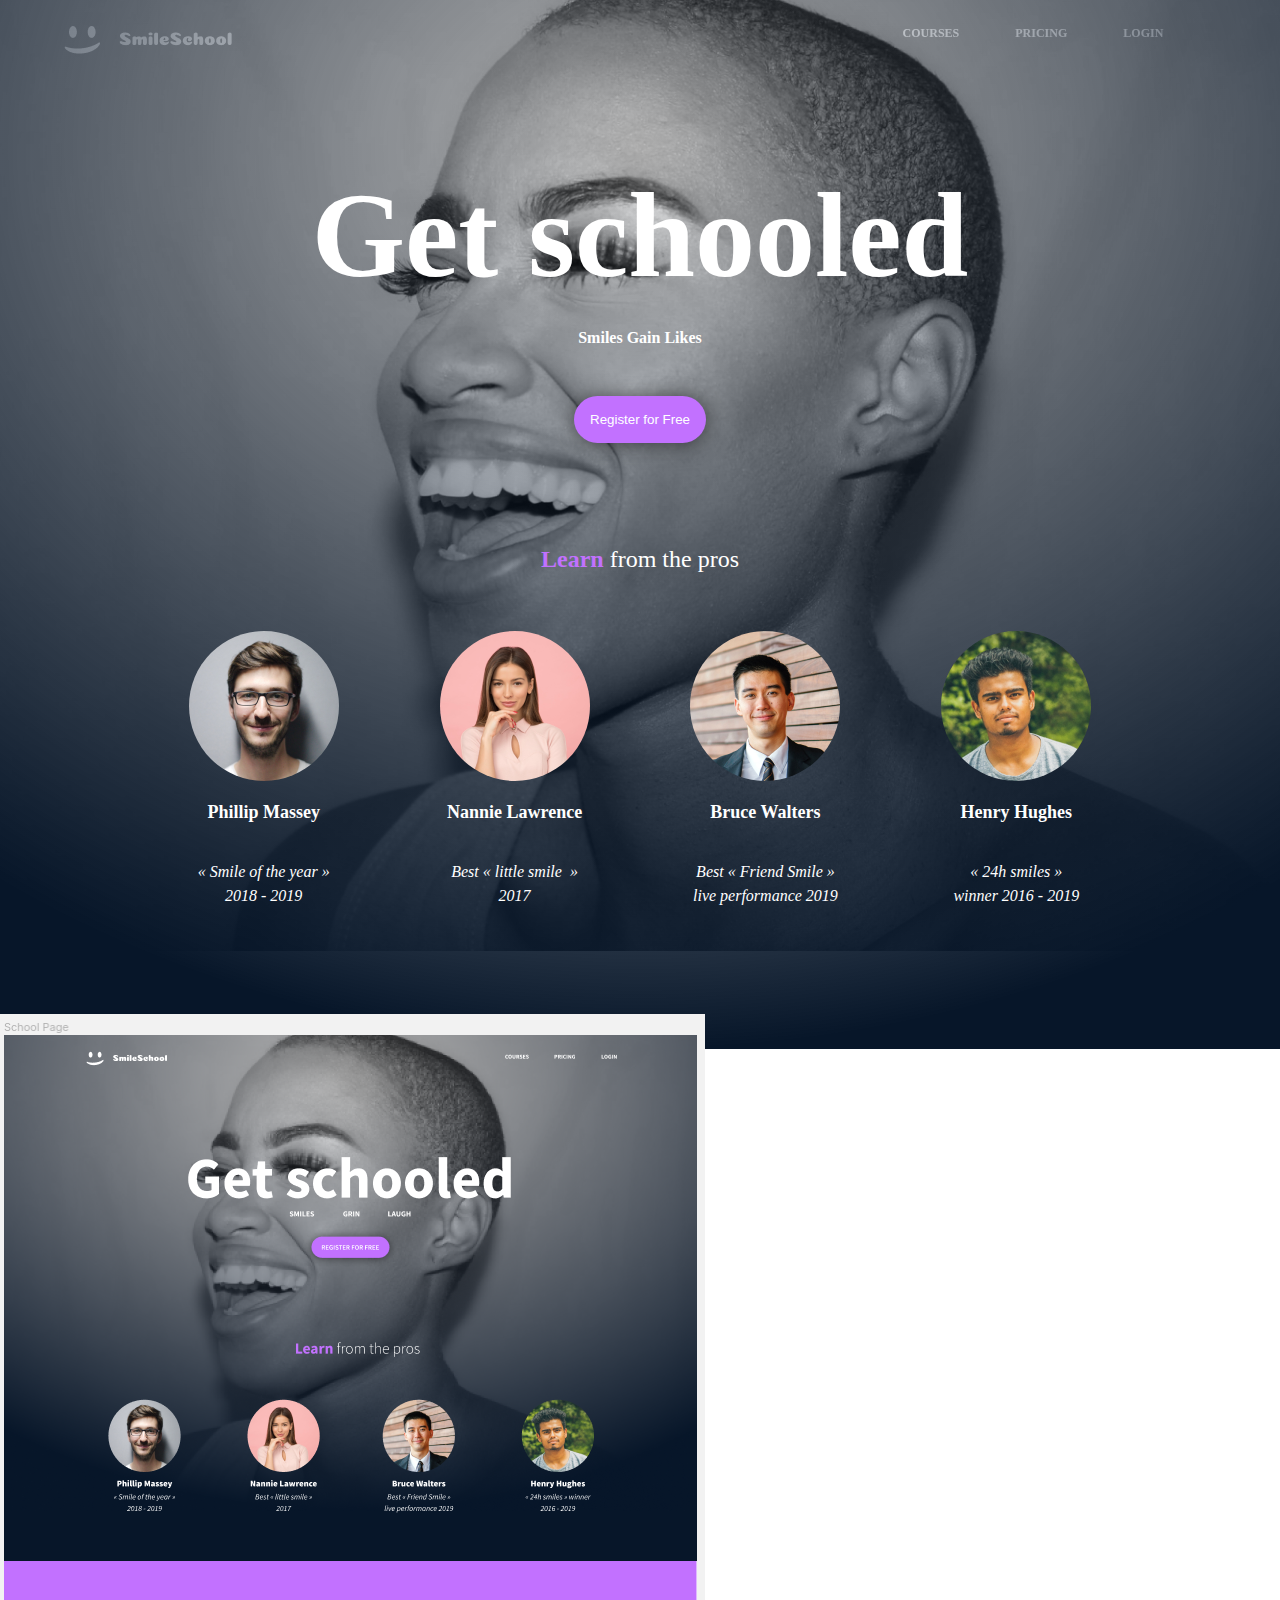
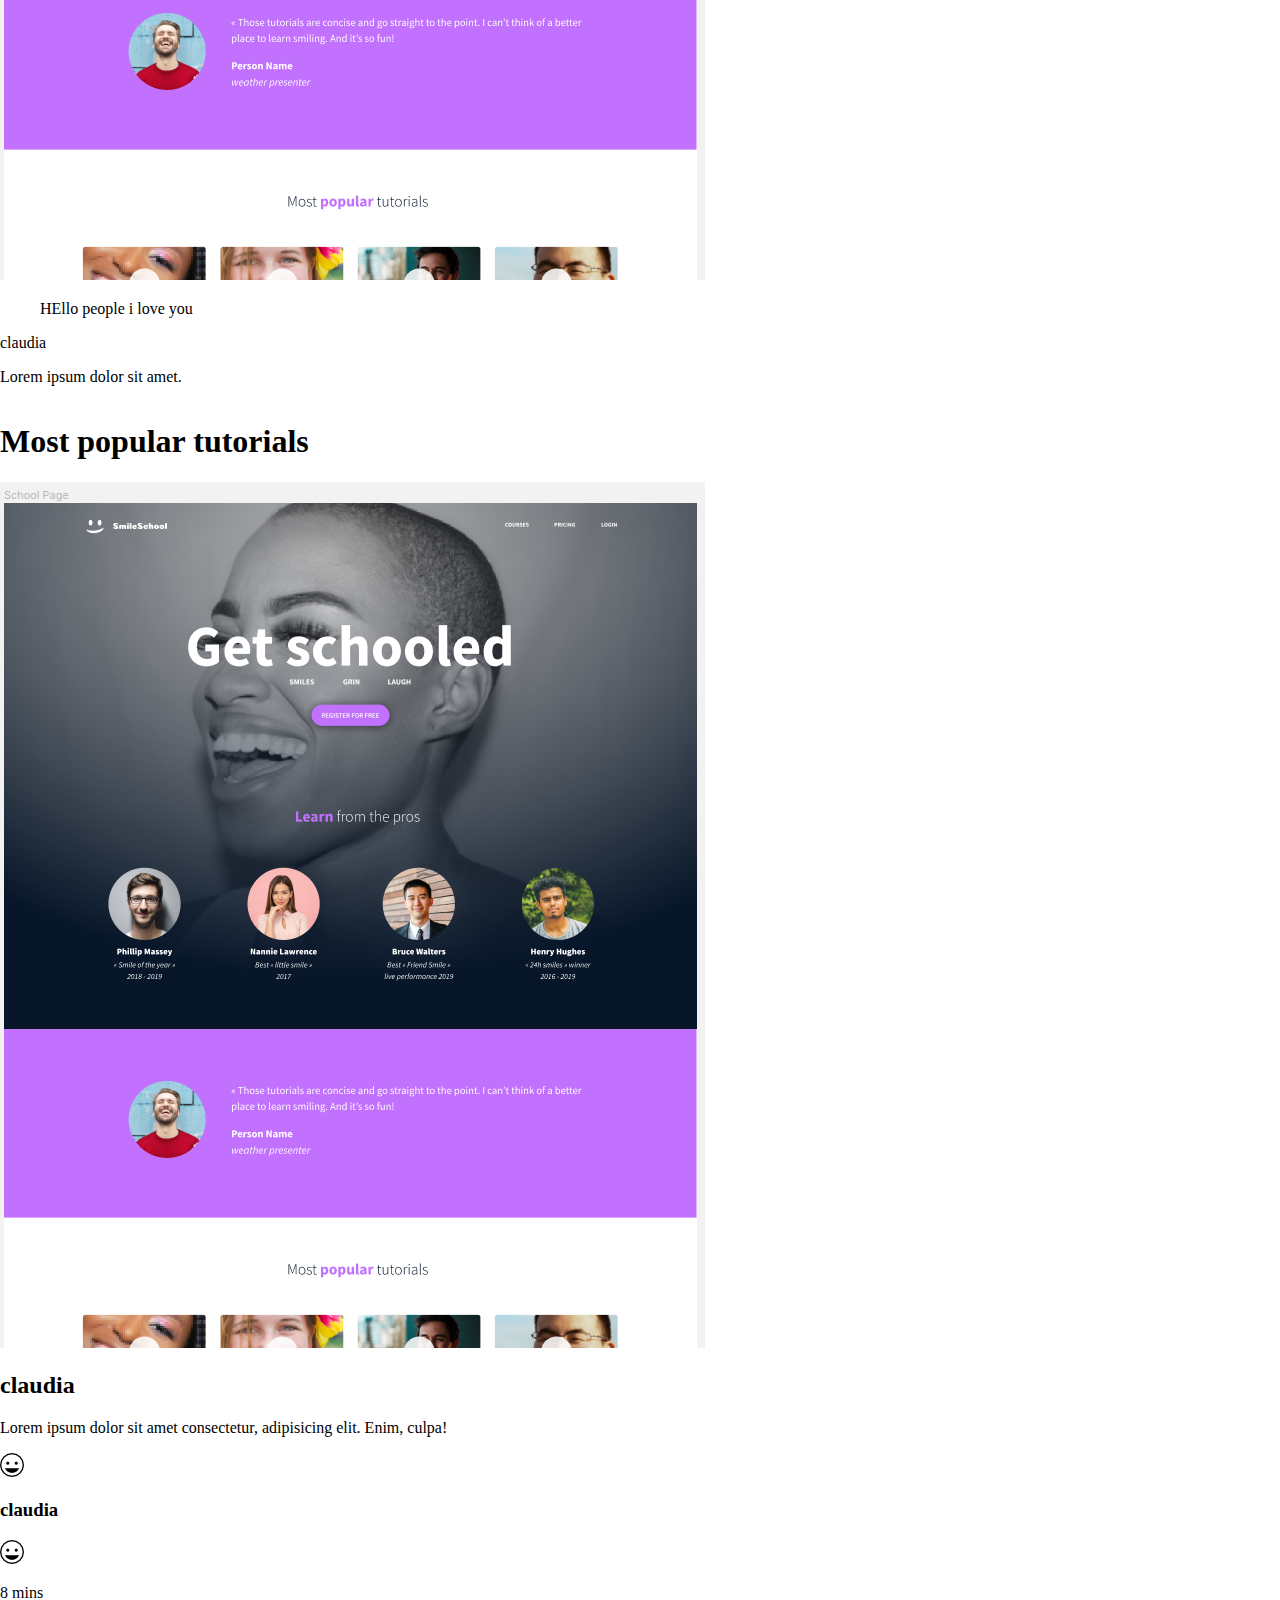
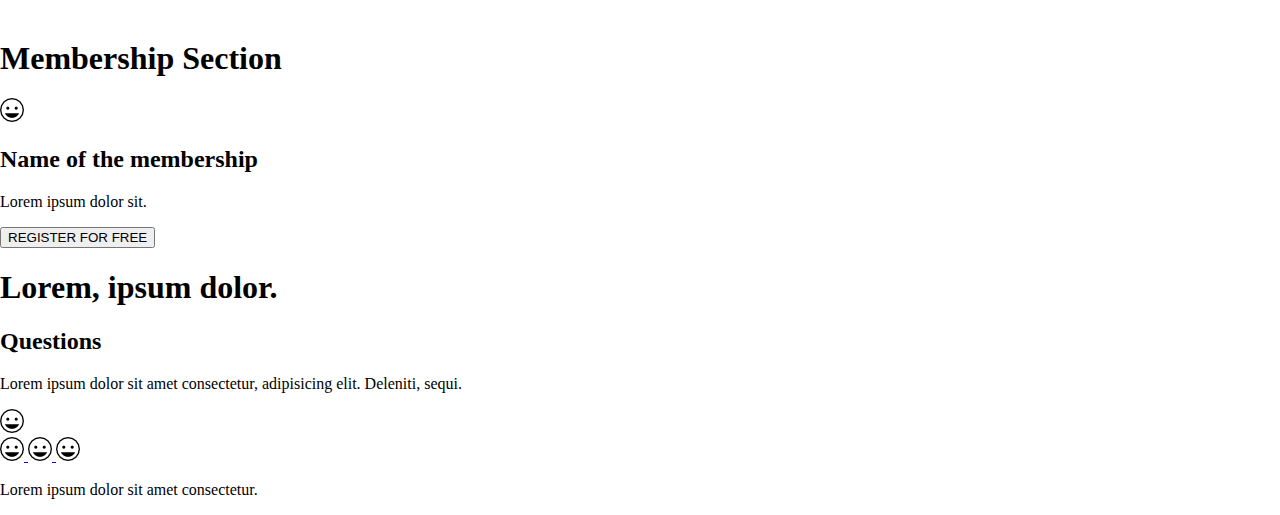
<file: css_advanced/index.html>
<!DOCTYPE html>
<html lang="en">
  <head>
    <meta charset="UTF-8" />
    <meta http-equiv="X-UA-Compatible" content="IE=edge" />
    <meta name="viewport" content="width=device-width, initial-scale=1.0" />
    <title>School Page</title>

    <link rel="stylesheet" href="./styles.css" />
  </head>

  <body>
    <header>
      <div>
        <a href="#">
          <img src="./images/logo.png" class="logo" alt="smile logo" />
        </a>
      </div>
      <div class="urls">
        <a href="#">Courses</a>
        <a href="#">Pricing</a>
        <a href="#">Login</a>
      </div>
    </header>

    <main>
      <section class="leading">
        <div class="learn">
          <h1>Get schooled</h1>
          <p>Smiles Gain Likes</p>
          <button>Register for Free</button>
        </div>
        <div class="courses">
          <h2><span class="dcolor">Learn</span> from the pros</h2>
          <div class="testim">
            <div class="testimCard">
              <img src="./images/philip.png" alt="profile of Phillip Massey" />
              <h3>Phillip Massey</h3>
              <p>
                « Smile of the year » <br />
                2018 - 2019
              </p>
            </div>
            <div class="testimCard">
              <img src="./images/nannie.png" alt="profile of Nannie Lawrence" />
              <h3>Nannie Lawrence</h3>
              <p>
                Best « little smile  » <br />
                2017
              </p>
            </div>
            <div class="testimCard">
              <img src="./images/bruce.png" alt="profile of Bruce Walters" />
              <h3>Bruce Walters</h3>
              <p>Best « Friend Smile » <br />live performance 2019</p>
            </div>
            <div class="testimCard">
              <img src="./images/henry.png" alt="profile of Henry Hughes" />
              <h3>Henry Hughes</h3>
              <p>
                « 24h smiles »<br />
                winner 2016 - 2019
              </p>
            </div>
          </div>
        </div>
      </section>

      <section class="quote">
        <div class="quote-part">
          <img src="./images/school.png" class="profile" alt="profile image" />
          <div>
            <blockquote>HEllo people i love you</blockquote>
            <p>claudia</p>
            <p>Lorem ipsum dolor sit amet.</p>
          </div>
        </div>
      </section>

      <section class="popular-tutorials">
        <h1>Most popular tutorials</h1>
        <div class="tutorials">
          <div class="tutorial">
            <img src="./images/school.png" alt="profile" />
            <h2>claudia</h2>
            <p>
              Lorem ipsum dolor sit amet consectetur, adipisicing elit. Enim,
              culpa!
            </p>
            <div class="author">
              <img src="./images/simle.png" alt="author" />
              <h3>claudia</h3>
            </div>
            <div class="rating">
              <div class="stars">
                <img src="./images/simle.png" alt="rating" />
              </div>
              <p>8 mins</p>
            </div>
          </div>
          <!-- Repeat the above div for other tutorials -->
        </div>
      </section>

      <section class="membership">
        <h1>Membership Section</h1>
        <div class="memberships">
          <div class="membership-card">
            <img src="./images/simle.png" alt="video 1" />
            <h2>Name of the membership</h2>
            <p>Lorem ipsum dolor sit.</p>
          </div>
          <!-- Repeat the above div for other memberships -->
        </div>
        <button>REGISTER FOR FREE</button>
      </section>

      <section class="faqs">
        <h1>Lorem, ipsum dolor.</h1>
        <div class="faq-items">
          <div class="faq-item">
            <h2>Questions</h2>
            <p>
              Lorem ipsum dolor sit amet consectetur, adipisicing elit.
              Deleniti, sequi.
            </p>
          </div>
          <!-- Repeat the above div for other FAQ items -->
        </div>
      </section>
    </main>

    <footer>
      <div class="footer-content">
        <div class="footer-logo">
          <img src="./images/simle.png" alt="logo" />
          <div class="social-links">
            <a href="#">
              <img src="./images/simle.png" alt="smile logo" />
            </a>
            <a href="#">
              <img src="./images/simle.png" alt="smile logo" />
            </a>
            <a href="#">
              <img src="./images/simle.png" alt="smile logo" />
            </a>
          </div>
        </div>
        <p>Lorem ipsum dolor sit amet consectetur.</p>
      </div>
    </footer>
  </body>
</html>
</file>
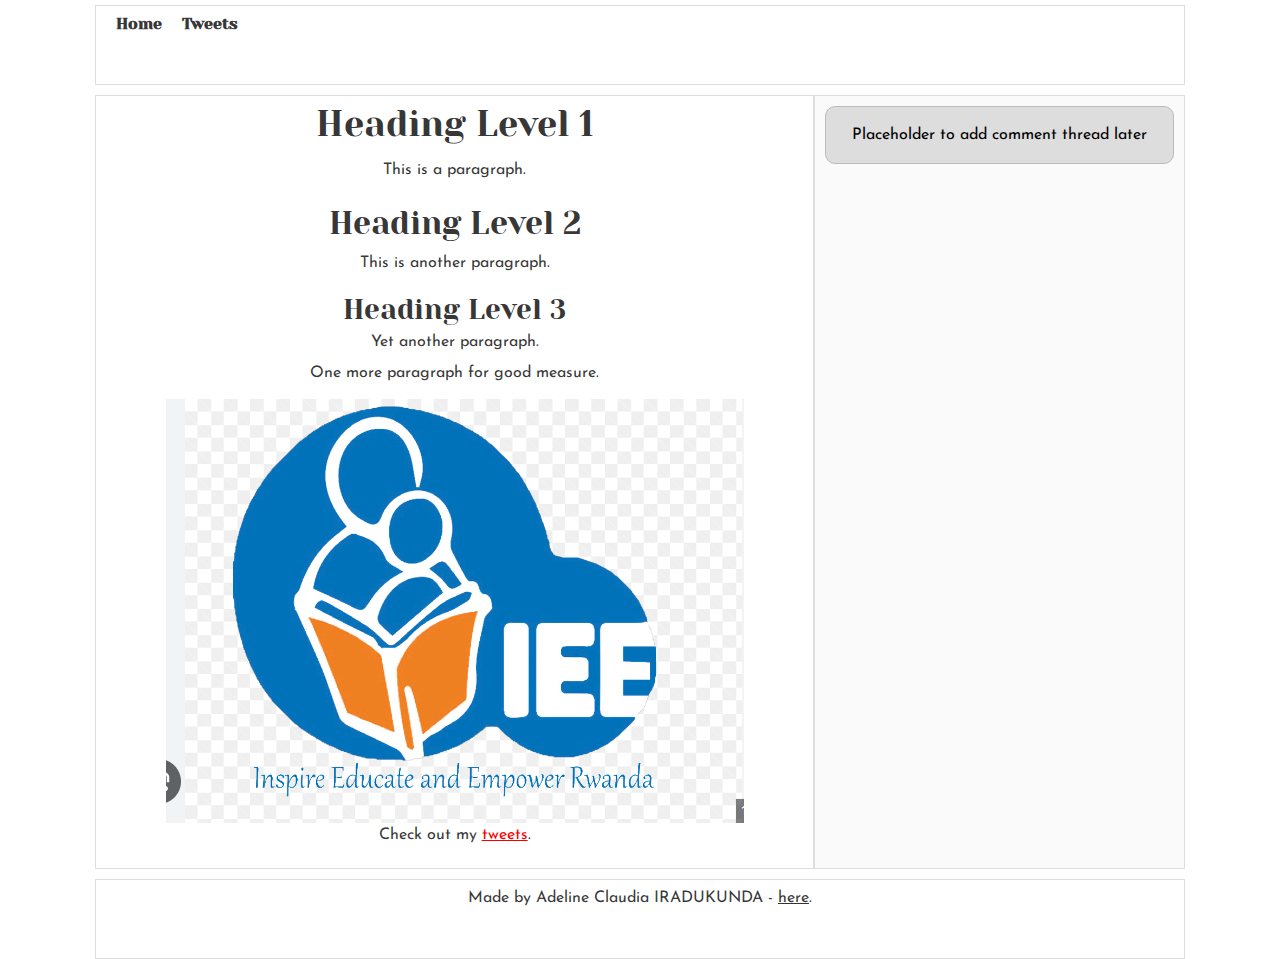
<file: css_basic/index.html>
<!DOCTYPE html>
<html lang="en">
  <head>
    <meta charset="UTF-8" />
    <meta name="viewport" content="width=device-width, initial-scale=1.0" />
    <title>Document</title>
    <link href="base.css" rel="stylesheet" />
    <link href="styles.css" rel="stylesheet" />
  </head>

  <body>
    <header>
      <ul>
        <li><a href="index.html">Home</a></li>
        <li><a href="tweets.html">Tweets</a></li>
      </ul>
    </header>
    <main>
      <article>
        <h1>Heading Level 1</h1>
        <p>This is a paragraph.</p>
        <h2>Heading Level 2</h2>
        <p>This is another paragraph.</p>
        <h3>Heading Level 3</h3>
        <p>Yet another paragraph.</p>
        <p>One more paragraph for good measure.</p>
        <a href="https://www.alueducation.com/" target="_blank">
          <img src="img.png" alt="Inspire Educate and Empower" />
        </a>
        <!-- link to tweets.html -->
        <p>Check out my <a href="tweets.html">tweets</a>.</p>
      </article>
      <aside>
        <p>Placeholder to add comment thread later</p>
      </aside>
    </main>
    <footer>
      <p>
        Made by Adeline Claudia IRADUKUNDA -
        <a href="https://github.com/iclaudiaadeline" target="_blank">here</a>.
      </p>
    </footer>
  </body>
</html>
</file>
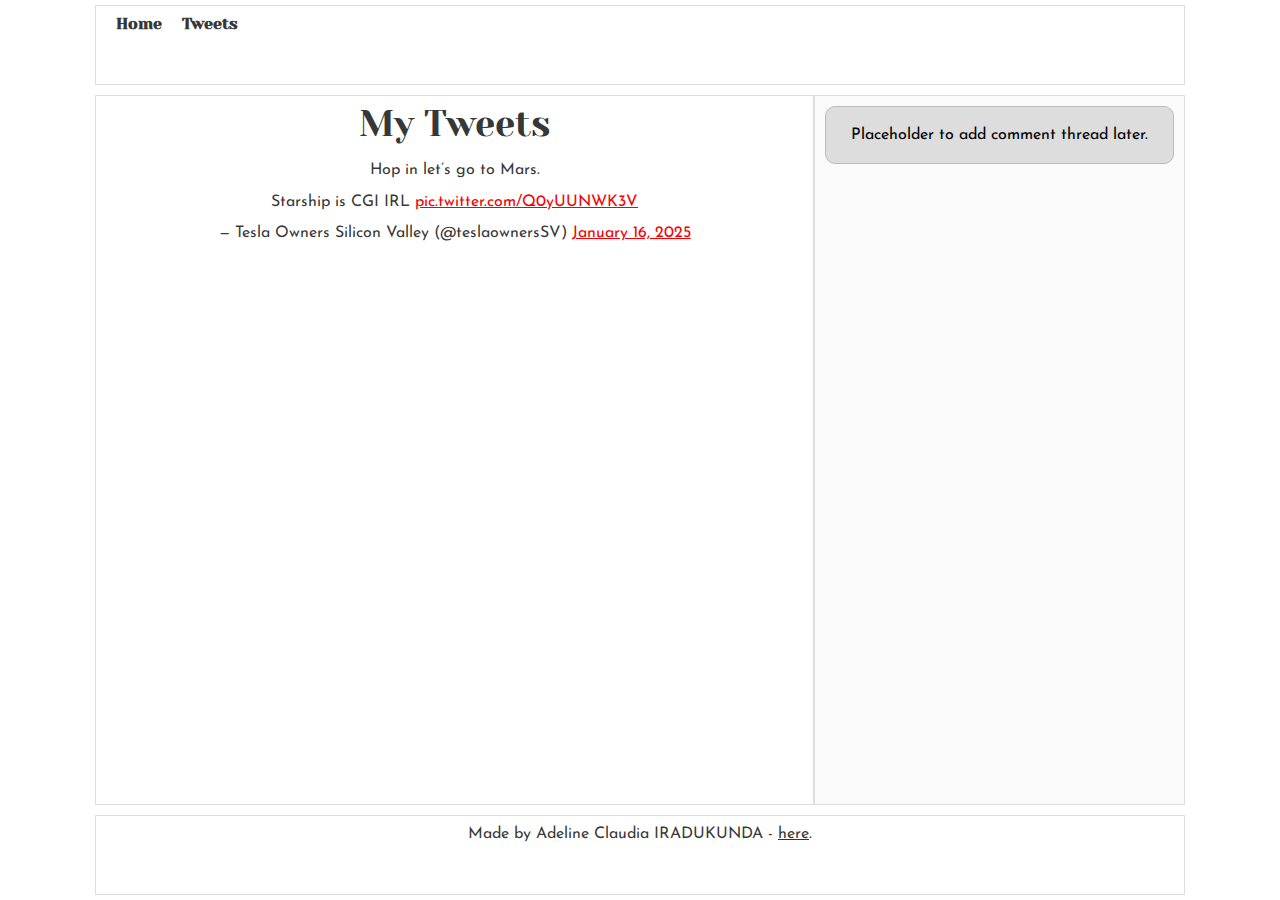
<file: css_basic/tweets.html>
<!DOCTYPE html>
<html lang="en">
  <head>
    <meta charset="UTF-8" />
    <meta name="viewport" content="width=device-width, initial-scale=1.0" />
    <title>Tweets</title>
    <!-- Twitter Embed Script -->
    <script
      async
      src="https://platform.twitter.com/widgets.js"
      charset="utf-8"
    ></script>
    <link href="base.css" rel="stylesheet" />
    <link href="styles.css" rel="stylesheet" />
  </head>
  <body>
    <header>
      <ul>
        <li><a href="index.html">Home</a></li>
        <li><a href="tweets.html">Tweets</a></li>
      </ul>
    </header>
    <main>
      <article>
        <h1>My Tweets</h1>
        <!-- Embedded Tweet -->

        <blockquote class="twitter-tweet">
          <p lang="en" dir="ltr">
            Hop in let’s go to Mars. <br /><br />Starship is CGI IRL
            <a href="https://t.co/Q0yUUNWK3V">pic.twitter.com/Q0yUUNWK3V</a>
          </p>
          &mdash; Tesla Owners Silicon Valley (@teslaownersSV)
          <a
            href="https://twitter.com/teslaownersSV/status/1879735058074132818?ref_src=twsrc%5Etfw"
            >January 16, 2025</a
          >
        </blockquote>
        <script
          async
          src="https://platform.twitter.com/widgets.js"
          charset="utf-8"
        ></script>
      </article>
      <aside>
        <p>Placeholder to add comment thread later.</p>
      </aside>
    </main>
    <footer>
      <p>
        Made by Adeline Claudia IRADUKUNDA -
        <a href="https://github.com/Ebi-Tech" target="_blank">here</a>.
      </p>
    </footer>
  </body>
</html>
</file>
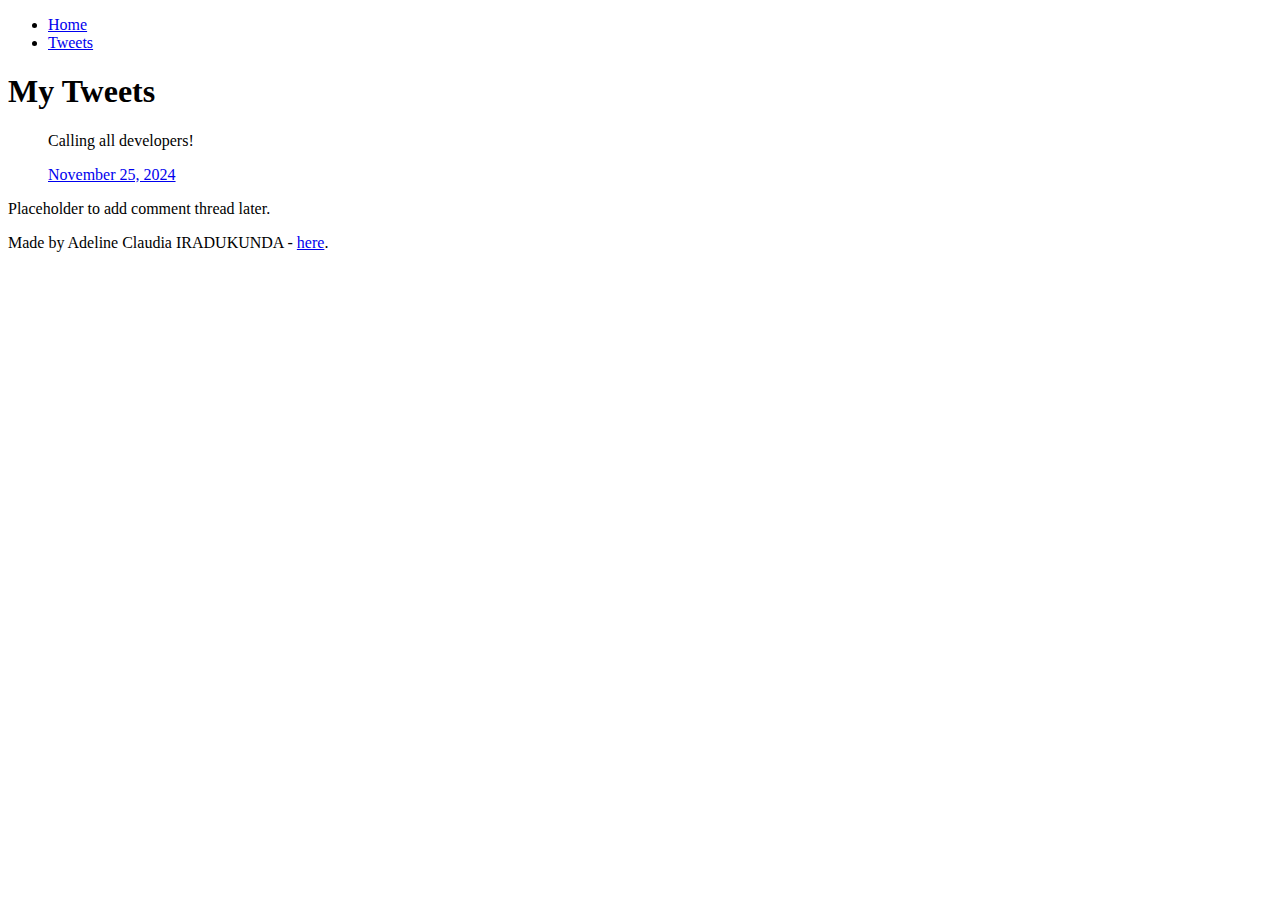
<file: html_basic/tweets.html>
<!DOCTYPE html>
<html lang="en">
<head>
    <meta charset="UTF-8">
    <meta name="viewport" content="width=device-width, initial-scale=1.0">
    <title>Tweets</title>
    <!-- Twitter Embed Script -->
    <script async src="https://platform.twitter.com/widgets.js" charset="utf-8"></script>
</head>
<body>
    <header>
        <ul>
            <li><a href="index.html">Home</a></li>
            <li><a href="tweets.html">Tweets</a></li>
        </ul>
    </header>
    <main>
        <article>
            <h1>My Tweets</h1>
            <!-- Embedded Tweet -->
            <blockquote class="twitter-tweet">
                <p lang="en" dir="ltr">Calling all developers! </p>
                
                <a href="https://twitter.com/XDevelopers/status/1861111894100320572?ref_src=twsrc%5Etfw">November 25, 2024</a>
            </blockquote>
        </article>
        <aside>
            <p>Placeholder to add comment thread later.</p>
        </aside>
    </main>
    <footer>
        <p>Made by Adeline Claudia IRADUKUNDA - <a href="https://github.com/Ebi-Tech" target="_blank">here</a>.</p>
    </footer>
</body>
</html>
</file>
<file: css_advanced/styles.css>
body {
  padding: 0;
  margin: 0;
  font-family: "Source Sans Pro";
  font-style: normal;
}

header {
  display: flex;
  flex-direction: row;
  flex: auto;
  background-image: url("./images/banner.png");
  background-repeat: no-repeat;
  background-size: cover;
  padding: 2% 5% 2% 5%;
  filter: grayscale(100%);
  position: absolute;
  left: -0.025%;
  right: -0.025%;
  top: 0%;
  justify-content: space-between;
  bottom: -26.48%;
  height: 100vh;
}

.urls {
  font-weight: 700;
  font-size: 12px;
}

.urls > a {
  font-weight: 700;
  font-size: 12px;
  line-height: 15px;
  color: #ffffff;
  padding-right: 53px;
  text-transform: uppercase;
  text-decoration: none;
}

.leading {
  left: 20%;
  right: 20%;
  display: flex;
  flex-direction: column;
  margin-bottom: -2.2rem;
  background-blend-mode: color;
  background: rgba(0, 0, 0, 1);
  background: radial-gradient(
    85.9% 85.9% at 50% 14.1%,
    rgba(41, 48, 61, 0.0001) 0%,
    #071629 100%
  );
  color: white;
}

.learn {
  display: flex;
  flex-direction: column;
  padding-top: 5rem;
}

.learn > h1 {
  height: 151px;
  font-weight: 700;
  font-size: 120px;
  line-height: 151px;
  text-align: center;
  color: #ffffff;
  z-index: 20;
}

.learn > p {
  height: 20px;
  position: relative;
  margin-top: -5%;
  text-align: center;
  font-weight: 700;
  font-size: 16px;
  line-height: 20px;
  color: #ffffff;
  display: flex;
  justify-content: space-around;
  margin-left: 38%;
  margin-right: 38%;
}

.learn > button {
  background: #c271ff;
  border-radius: 25px;
  border: none;
  padding: 0.7rem;
  color: white;
  font-weight: 500;
  box-shadow: 0px 1px 20px rgba(0, 0, 0, 0.5);
  position: relative;
  align-self: center;
  margin: 2rem;
  padding: 1rem;
}

.dcolor {
  color: #c271ff;
}

.courses {
  padding: 1%;
  display: flex;
  flex-direction: column;
  z-index: 20;
}

.courses > h2 {
  align-self: center;
  padding: 2rem;
  font-weight: 300;
  line-height: 40px;
}

.courses .dcolor {
  font-weight: 700;
}

.testim {
  display: flex;
  flex-direction: row;
  justify-content: center;
}

.testimCard {
  width: 20%;
  margin-bottom: 7rem;
  display: flex;
  flex-direction: column;
  justify-content: center;
  align-items: center;
}

.testimCard > img {
  border-radius: 50%;
  max-width: 80%;
}

.testimCard > h3 {
  font-style: normal;
  font-weight: 900;
  font-size: 18px;
  line-height: 27px;
  text-align: center;
  color: #ffffff;
}

.testimCard > p {
  height: 48px;
  font-family: "Source Sans Pro";
  font-style: italic;
  font-weight: 400;
  font-size: 16px;
  line-height: 24px;
  text-align: center;
  color: #ffffff;
}
main {
  position: relative;
  display: flex;
  flex-direction: column;
  margin: 0;
}
</file>
<file: css_basic/base.css>
/* Importing webfonts */
/* (If you're learning CSS, you should disregard that) */

@import url(https://fonts.googleapis.com/css?family=Yeseva+One);
@import url(https://fonts.googleapis.com/css?family=Josefin+Sans:400,700,700italic,400italic);


/* CSS reset rules */

html, body {
	height: 100%;
	min-height: 100%;
}
html, body, div, span, applet, object, iframe,
h1, h2, h3, h4, h5, h6, p, blockquote, pre,
a, abbr, acronym, address, big, cite, code,
del, dfn, img, ins, kbd, q, s, samp,
small, strike, sub, sup, tt, var,
b, u, i, center,
dl, dt, dd,
fieldset, form, label, legend,
table, caption, tbody, tfoot, thead, tr, th, td,
article, aside, canvas, details, embed, 
figure, figcaption, footer, header, hgroup, 
menu, nav, output, ruby, section, summary,
time, mark, audio, video {
	margin: 0;
	padding: 0;
	border: 0;
	font-size: 100%;
	font: inherit;
	vertical-align: baseline;
}
/* HTML5 display-role reset for older browsers */
article, aside, details, figcaption, figure, 
footer, header, hgroup, menu, nav, section {
	display: block;
}
body {
	line-height: 1;
}
blockquote, q {
	quotes: none;
}
blockquote:before, blockquote:after,
q:before, q:after {
	content: '';
	content: none;
}
table {
	border-collapse: collapse;
	border-spacing: 0;
}


/* Fonts and colors */

body {
	font-family: 'Josefin Sans', serif;
	color: rgba(0, 0, 0, 0.8);
}
h1, h2, h3, h4, h5, h6, header {
	font-family: 'Yeseva One', sans-serif;
}
article {
}
header {
	border-bottom: 1px solid rgb(221,221,221);
	transition: border-bottom-color 1s ease;
}
header a {
	color: rgba(0, 0, 0, 0.8);
}
aside {
	background: #FAFAFA;
}
aside p {
	border: 1px solid #bbb;
	background: #ddd;
	color: black;
}
footer a {
	color: rgba(0, 0, 0, 0.8);
}
a {
	color: #F80002;
}


/* Positioning and margins */

@media (min-width: 1100px) {
	body {
		width: 1100px;
		margin: 0 auto;
	}
}

article {
	padding: 50px 15px;
}
article > *:first-child {
	margin-top: 0;
}
aside {
	padding: 50px 15px;
}
header .right {
	float: right;
	margin: 0 10px 15px;
}


/* Header */
header {
	padding: 20px 0;
	height: 80px;
}
header ul {
	list-style: none;
	margin: 0;
	padding: 0;
}
header li {
	display: inline;
	vertical-align:middle;
}
header li:first-child {
	margin: 0;
}
header li a {
	margin: 0 10px;
}
header li.logo {
	font-size: 36px;
}
header a {
	text-decoration: none;
}


/* Aside */

aside p {
	border-radius: 10px;
	padding: 20px 20px;
}


/* Footer */

footer {
	padding: 5px 15px;
	height: 80px;
}


/* Text styles and margins */

p {
	margin-bottom: 15px;
}
h1 {
	font-size: 36px;
	margin: 40px 0 20px;
}
h2 {
	font-size: 32px;
	margin: 30px 0 15px;
}
h3 {
	font-size: 28px;
	margin: 25px 0 10px;
}
h4 {
	font-size: 20px;
	font-weight: bold;
	margin: 20px 0 10px;
}
h5 {
	font-size: 18px;
	font-weight: bold;
	margin: 15px 0 10px;
}
h6 {
	font-weight: bold;
	margin: 5px 0;
}

@media (max-width: 800px) {
  body.works_on_smartphone {
  	display: block;
  }
  body.works_on_smartphone main {
  	display: block;
  }
  header .right {
  	float: none;
  }
}
</file>
<file: css_basic/styles.css>
* {
  margin: 0;
  padding: 0;
  box-sizing: border-box;
}

body {
  display: flex;
  flex-direction: column;
  height: 100vh;
}

main {
  display: flex;
  flex-direction: row;
  flex: 1;
}

article {
  flex: 2;
  overflow-y: auto;
  padding: 10px;
  text-align: center;
  border: 1px solid #ddd;
}

aside {
  flex: 1;
  overflow-y: auto;
  padding: 10px;
  text-align: center;
  border: 1px solid #ddd;
}

header,
footer {
  flex: none;
  padding: 10px;
  text-align: center;
  border: 1px solid #ddd;
}

body > * {
  margin: 5px;
}

code {
  padding: 2px 4px;
  border-radius: 8px;
  background: #f9f2f4;
  color: #c7254e;
}

.logo {
  font-size: 2rem;
  margin-right: 10px;
}

header ul {
  display: flex;
  justify-content: left;
  align-items: center;
}

header li {
  list-style: none;
  margin-right: 15px;
}

header a {
  text-decoration: none;
  color: inherit;
  font-weight: bold;
}
</file>
